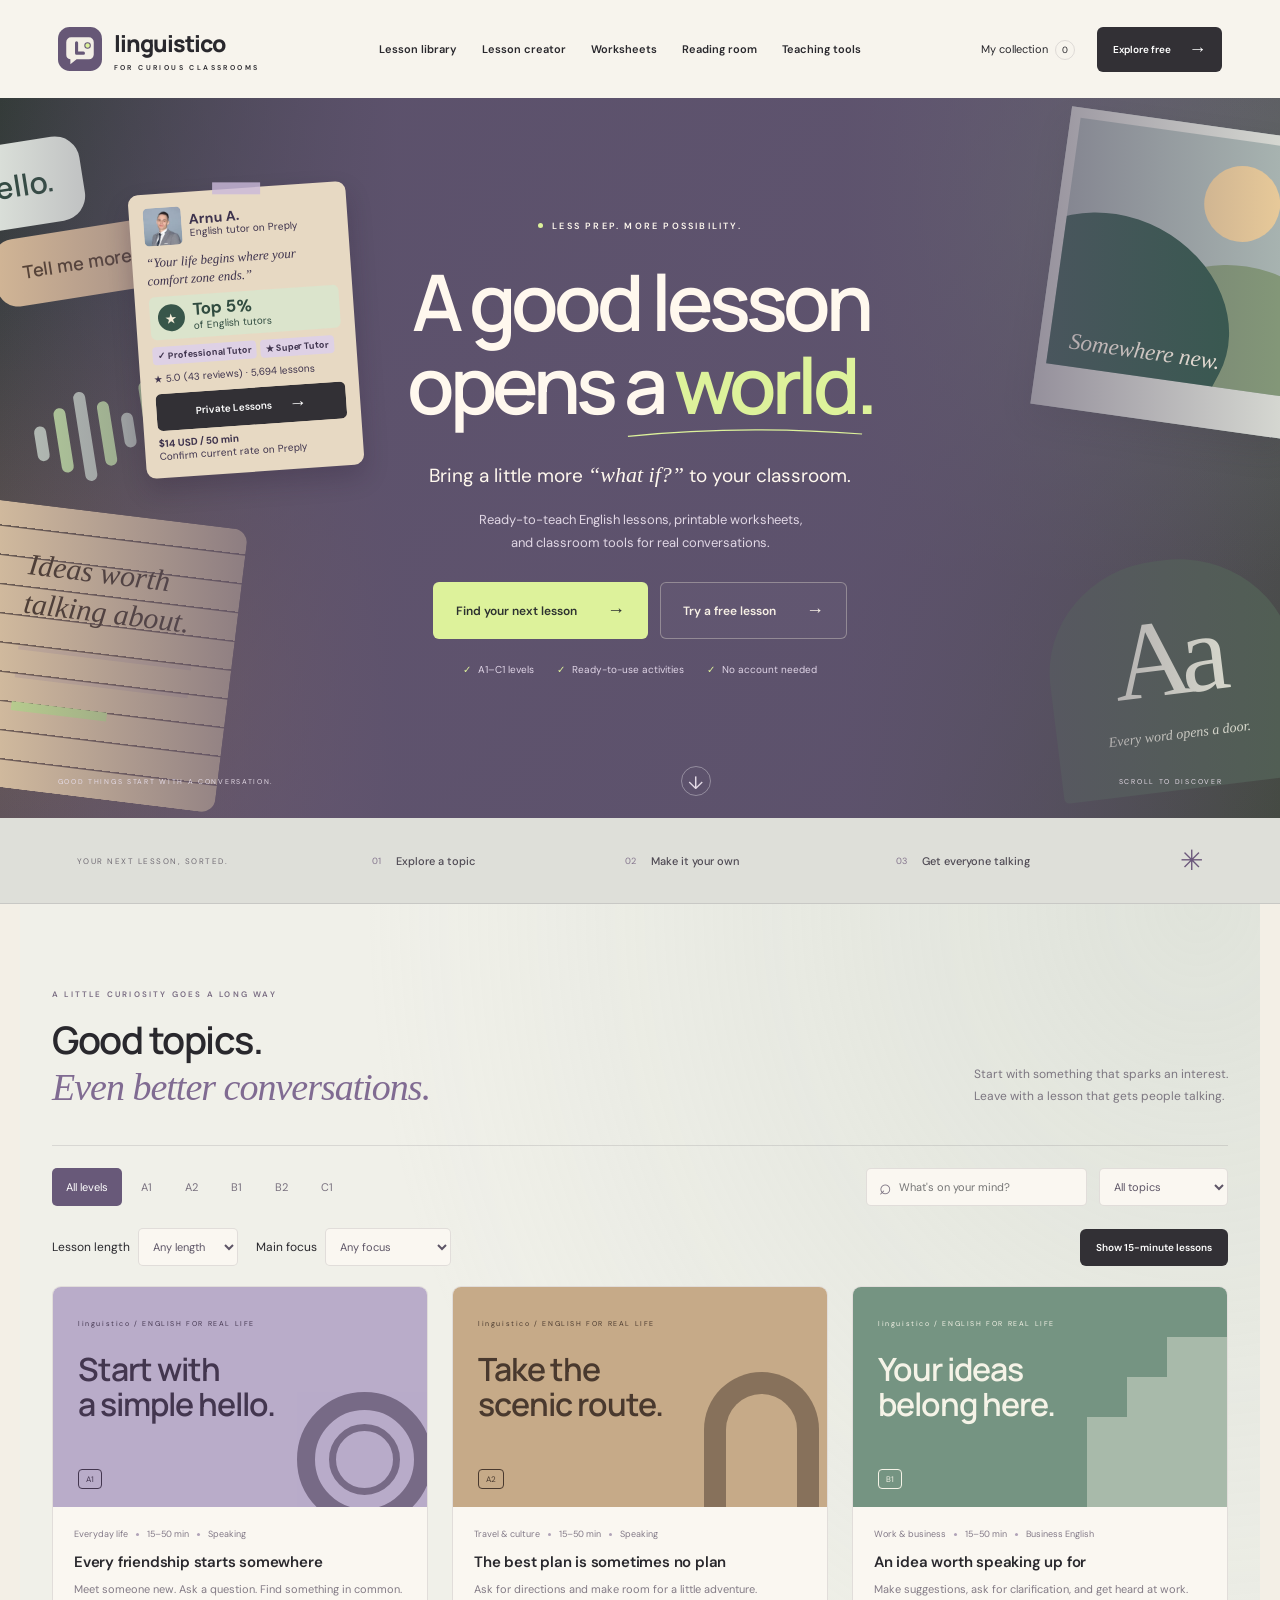
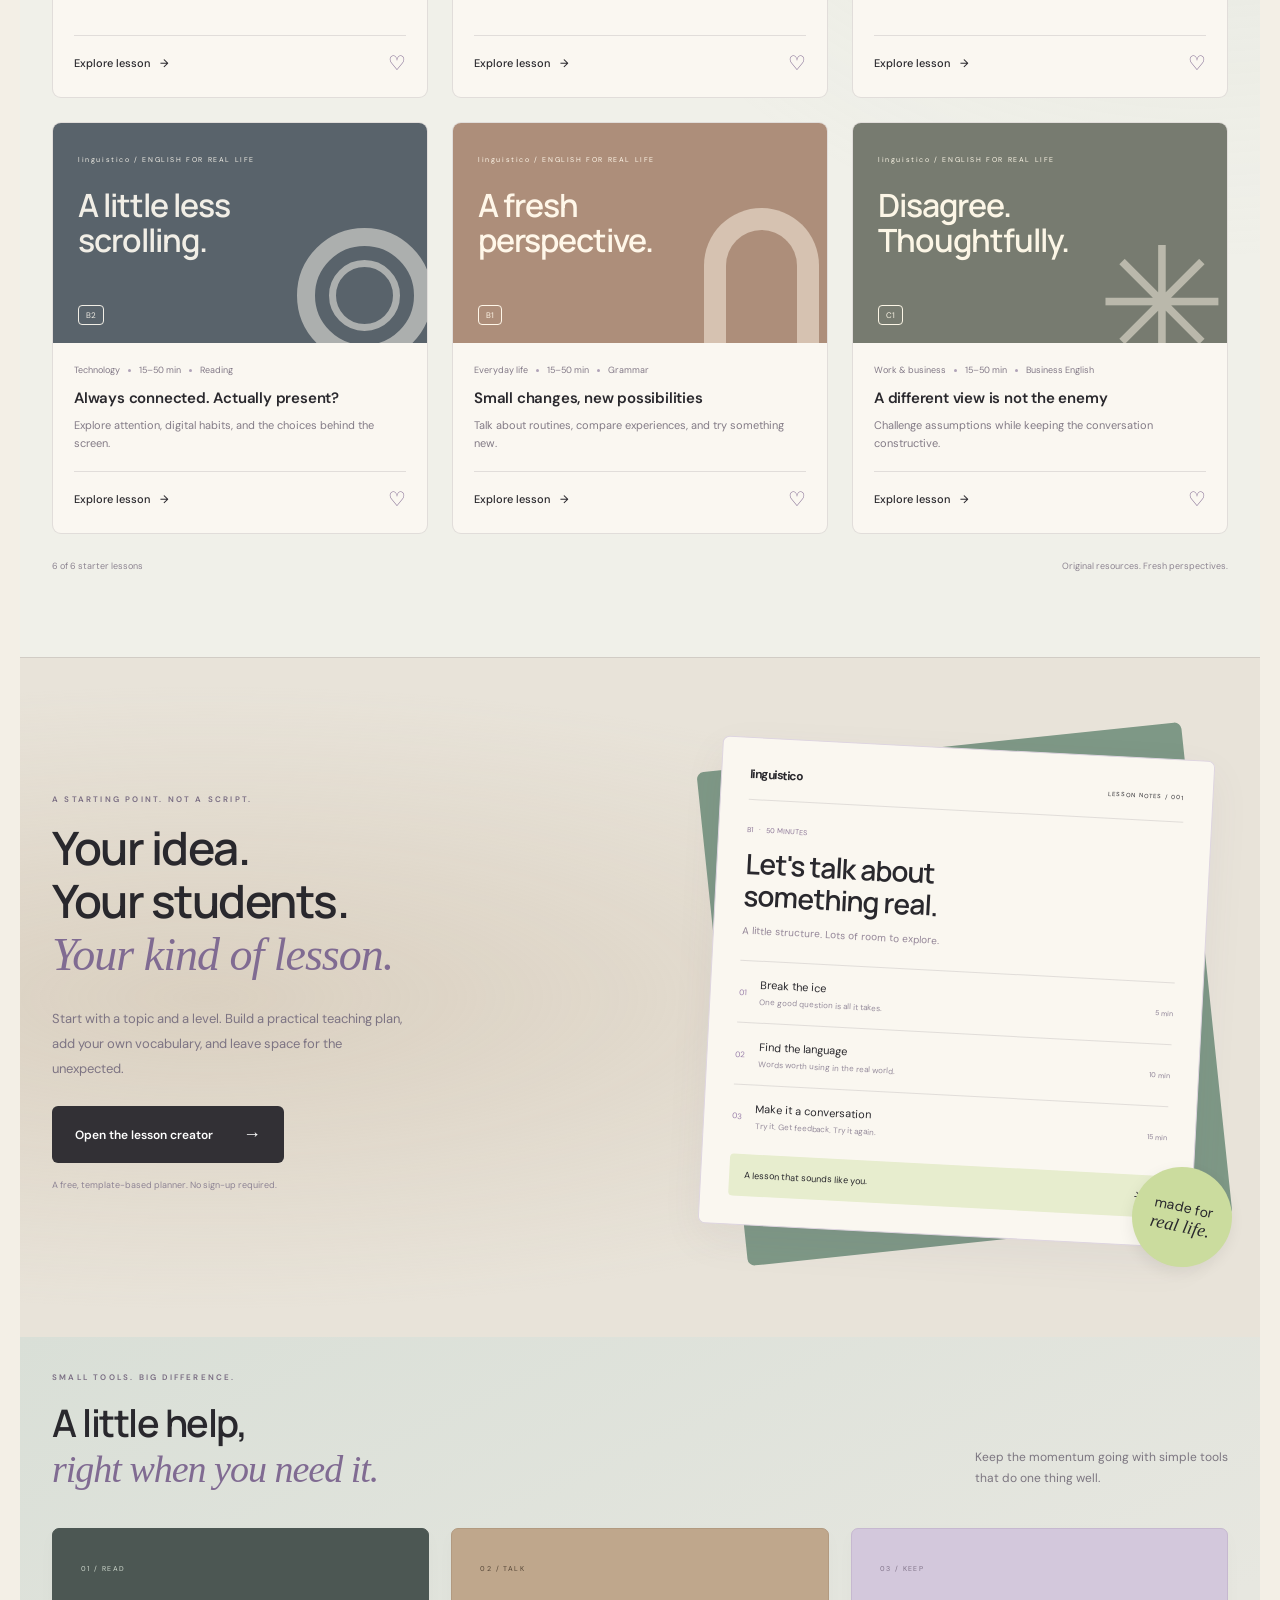
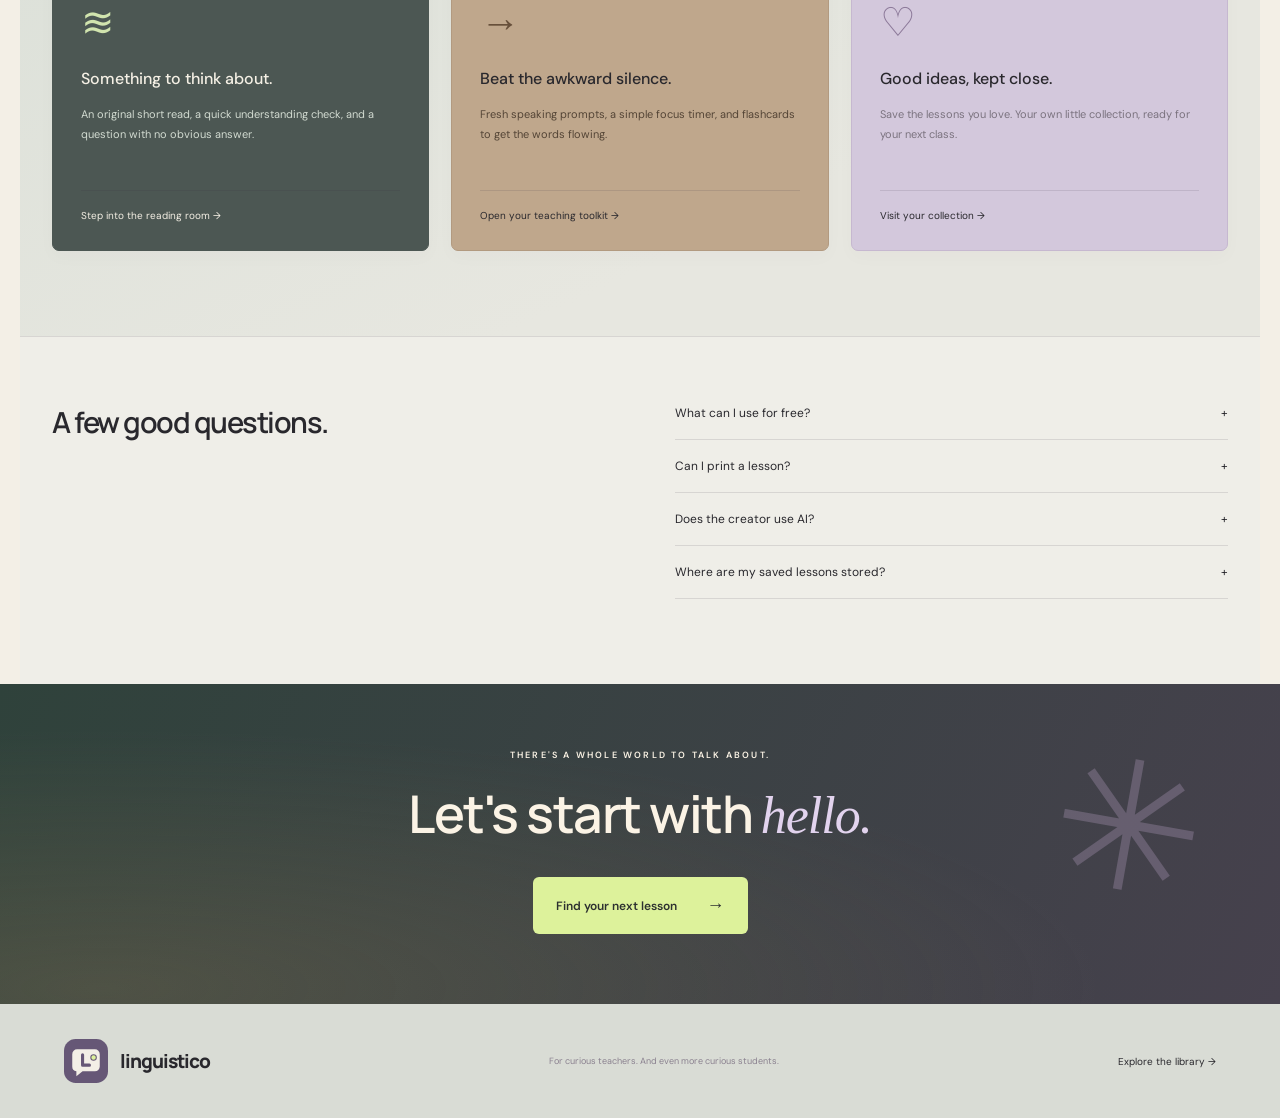
<file: index.html>
<!doctype html>
<html lang="en"><head><meta charset="utf-8"><meta name="viewport" content="width=device-width,initial-scale=1"><meta name="theme-color" content="#645675"><meta name="description" content="linguistico: thoughtful English lessons, a lesson planning toolkit, and more room for real conversation. Explore resources from A1 to C1."><meta property="og:title" content="linguistico — A good lesson opens a world."><meta property="og:description" content="Discover English lesson ideas and practical tools for curious classrooms."><meta property="og:type" content="website"><title>linguistico — English for a world of possibilities</title><link rel="icon" href="icon.svg" type="image/svg+xml"><link rel="preconnect" href="https://fonts.googleapis.com"><link rel="preconnect" href="https://fonts.gstatic.com" crossorigin><link rel="stylesheet" href="https://fonts.googleapis.com/css2?family=DM+Sans:wght@400;500;600;700&amp;family=Manrope:wght@400;500;600;700;800&amp;display=swap"><link rel="stylesheet" href="styles.css?v=editorial-backdrop"></head><body>
<a class="skip" href="#main">Skip to content</a><header><a href="#" class="brand" aria-label="linguistico home"><img class="logo" src="icon.svg" alt="" width="44" height="44"><span>linguistico<small>FOR CURIOUS CLASSROOMS</small></span></a><nav id="navigation" aria-label="Main navigation"><a href="#library">Lesson library</a><button data-open="planner">Lesson creator</button><button id="worksheet">Worksheets</button><button data-open="reading">Reading room</button><button data-open="tools">Teaching tools</button></nav><div class="nav-actions"><button class="text-button" data-open="saved">My collection <span id="saved-count">0</span></button><a class="button compact dark" href="#library">Explore free <span>→</span></a><button class="menu" id="menu" aria-expanded="false" aria-controls="navigation" aria-label="Open navigation">☰</button></div></header>
<main id="main">

<section class="hero"><div class="hero-art backdrop-collage" aria-hidden="true">
  <div class="conversation-art"><span>Hello.</span><span>Tell me more.</span><i></i></div>
  <div class="travel-art"><div class="travel-sun"></div><div class="travel-hills"></div><span>Somewhere new.</span></div>
  <div class="notebook-art"><span>Ideas worth<br>talking about.</span><i></i><i></i><i></i></div>
  <div class="word-art"><span>Aa</span><small>Every word opens a door.</small></div>
  <div class="sound-art"><i></i><i></i><i></i><i></i><i></i><i></i><i></i></div>
</div><div class="hero-overlay"></div><div class="hero-content"><div class="eyebrow"><i></i> LESS PREP. MORE POSSIBILITY.</div><h1>A good lesson<br>opens a <span>world.</span><svg viewBox="0 0 410 24" aria-hidden="true"><path d="M5 16Q195 -4 405 12"/></svg></h1><p class="hero-sub">Bring a little more <em>“what if?”</em> to your classroom.</p><p class="hero-description">Ready-to-teach English lessons, printable worksheets,<br>and classroom tools for real conversations.</p><div class="hero-buttons"><a href="#library" class="button lime">Find your next lesson <span>→</span></a><a class="button ghost" href="lessons/work.html" data-lesson="work">Try a free lesson <span>→</span></a></div><div class="hero-proof"><span>A1–C1 levels</span><span>Ready-to-use activities</span><span>No account needed</span></div>
<aside class="tutor-note" aria-label="Private English lessons with Arnu A.">
  <a class="tutor-identity" href="https://preply.com/en/tutor/3821624">
    <img src="assets/arnu.webp" width="38" height="38" alt="">
    <span><strong>Arnu A.</strong><small>English tutor on Preply</small></span>
  </a>
  <p class="tutor-quote">“Your life begins where your comfort zone ends.”</p>
  <div class="tutor-rank">
    <span class="tutor-medal" aria-hidden="true">★</span>
    <span><strong>Top 5%</strong><small>of English tutors</small></span>
  </div>
  <ul class="tutor-badges" aria-label="Preply credentials">
    <li>✓ Professional Tutor</li>
    <li>★ Super Tutor</li>
  </ul>
  <p class="tutor-stats">★ 5.0 (43 reviews) · 5,694 lessons</p>
  <a class="button compact dark" href="https://preply.com/en/tutor/3821624">Private Lessons <span aria-hidden="true">→</span></a>
  <p class="tutor-price"><strong>$14 USD / 50 min</strong><br>Confirm current rate on Preply</p>
</aside>
</div><div class="hero-bottom"><span>GOOD THINGS START WITH A CONVERSATION.</span><a href="#library" aria-label="Scroll to lesson library">↓</a><span>SCROLL TO DISCOVER</span></div></section>
<div class="ribbon"><span>YOUR NEXT LESSON, SORTED.</span><a href="#library">01 <b>Explore a topic</b></a><button data-open="planner">02 <b>Make it your own</b></button><button data-open="tools">03 <b>Get everyone talking</b></button><span class="ribbon-star">✳</span></div>

<section id="library" class="section library"><div class="section-heading"><div><span class="eyebrow ink">A LITTLE CURIOSITY GOES A LONG WAY</span><h2>Good topics.<br><em>Even better conversations.</em></h2></div><p>Start with something that sparks an interest.<br>Leave with a lesson that gets people talking.</p></div><div class="filterbar"><div id="filters" class="tabs" aria-label="Filter lessons by level"><button class="active" data-level="All" aria-pressed="true">All levels</button><button data-level="A1" aria-pressed="false">A1</button><button data-level="A2" aria-pressed="false">A2</button><button data-level="B1" aria-pressed="false">B1</button><button data-level="B2" aria-pressed="false">B2</button><button data-level="C1" aria-pressed="false">C1</button></div><label class="search"><span aria-hidden="true">⌕</span><input type="search" id="search" aria-label="Search lessons" placeholder="What's on your mind?"></label><select id="topic" aria-label="Filter by topic"><option value="All">All topics</option><option>Everyday life</option><option>Work & business</option><option>Travel & culture</option><option>Technology</option></select></div><div class="filter-extra"><label>Lesson length <select id="duration"><option value="All">Any length</option><option value="15">15 minutes</option><option value="30">30 minutes</option><option value="50">50 minutes</option></select></label><label>Main focus <select id="skill"><option value="All">Any focus</option><option>Speaking</option><option>Reading</option><option>Grammar</option><option>Business English</option></select></label><button class="button compact dark" id="quick-lesson">Show 15-minute lessons</button></div><div class="cards" id="cards"></div><div class="library-foot"><span id="results" role="status"></span><span>Original resources. Fresh perspectives.</span></div></section>
<section class="creator section"><div class="creator-copy"><span class="eyebrow ink">A STARTING POINT. NOT A SCRIPT.</span><h2>Your idea.<br>Your students.<br><em>Your kind of lesson.</em></h2><p>Start with a topic and a level. Build a practical teaching plan, add your own vocabulary, and leave space for the unexpected.</p><button class="button dark" data-open="planner">Open the lesson creator <span>→</span></button><small>A free, template-based planner. No sign-up required.</small></div><div class="paper-scene"><div class="paper-back"></div><div class="paper"><div class="paper-top"><span>linguistico</span><span>LESSON NOTES / 001</span></div><div class="paper-tag">B1 &nbsp; · &nbsp; 50 MINUTES</div><h3>Let's talk about<br>something real.</h3><p>A little structure. Lots of room to explore.</p><div class="paper-row"><span>01</span><div>Break the ice<small>One good question is all it takes.</small></div><b>5 min</b></div><div class="paper-row"><span>02</span><div>Find the language<small>Words worth using in the real world.</small></div><b>10 min</b></div><div class="paper-row"><span>03</span><div>Make it a conversation<small>Try it. Get feedback. Try it again.</small></div><b>15 min</b></div><div class="paper-note">A lesson that sounds like you. <span>✳</span></div></div><span class="sticker">made for<br><em>real life.</em></span></div></section>
<section class="tool-section section"><div class="section-heading"><div><span class="eyebrow ink">SMALL TOOLS. BIG DIFFERENCE.</span><h2>A little help,<br><em>right when you need it.</em></h2></div><p>Keep the momentum going with simple tools<br>that do one thing well.</p></div><div class="tool-grid"><button data-open="reading"><span class="tool-number">01 / READ</span><span class="tool-symbol">≋</span><h3>Something to think about.</h3><p>An original short read, a quick understanding check, and a question with no obvious answer.</p><span class="tool-link">Step into the reading room →</span></button><button data-open="tools"><span class="tool-number">02 / TALK</span><span class="tool-symbol">→</span><h3>Beat the awkward silence.</h3><p>Fresh speaking prompts, a simple focus timer, and flashcards to get the words flowing.</p><span class="tool-link">Open your teaching toolkit →</span></button><button data-open="saved"><span class="tool-number">03 / KEEP</span><span class="tool-symbol">♡</span><h3>Good ideas, kept close.</h3><p>Save the lessons you love. Your own little collection, ready for your next class.</p><span class="tool-link">Visit your collection →</span></button></div></section>
<section class="faq section"><h2>A few good questions.</h2><div><details><summary>What can I use for free?<span>+</span></summary><p>All six starter lessons, the lesson planner, reading activity, and classroom tools are free to use in this version. You do not need an account.</p></details><details><summary>Can I print a lesson?<span>+</span></summary><p>Yes. Open a lesson and select Print / Save PDF. Your browser's print menu lets you print the resource or save it as a PDF.</p></details><details><summary>Does the creator use AI?<span>+</span></summary><p>This version uses level-specific templates and the information you enter. The worksheet builder can turn your pasted article, transcript, vocabulary pairs, or grammar examples into a printable activity.</p></details><details><summary>Where are my saved lessons stored?<span>+</span></summary><p>Your collection is stored in this browser. It is not shared between devices and may be removed if you clear browser data.</p></details></div></section>
<section class="closing"><span class="eyebrow">THERE'S A WHOLE WORLD TO TALK ABOUT.</span><h2>Let's start with <em>hello.</em></h2><a class="button lime" href="#library">Find your next lesson <span>→</span></a><span class="closing-star" aria-hidden="true">✳</span></section></main><footer><a class="brand" href="#"><img class="logo" src="icon.svg" alt="" width="44" height="44"><span>linguistico</span></a><span>For curious teachers. And even more curious students.</span><a href="#library">Explore the library →</a></footer><dialog id="modal" aria-labelledby="modal-title"><div class="modal-header"><span>linguistico / TEACHING STUDIO</span><button id="close" aria-label="Close dialog">×</button></div><div id="modal-body"></div></dialog><div class="toast" id="toast" role="status"></div><script defer src="app.js"></script><script defer src="studio.js?v=scroll-header"></script></body></html>
</file>
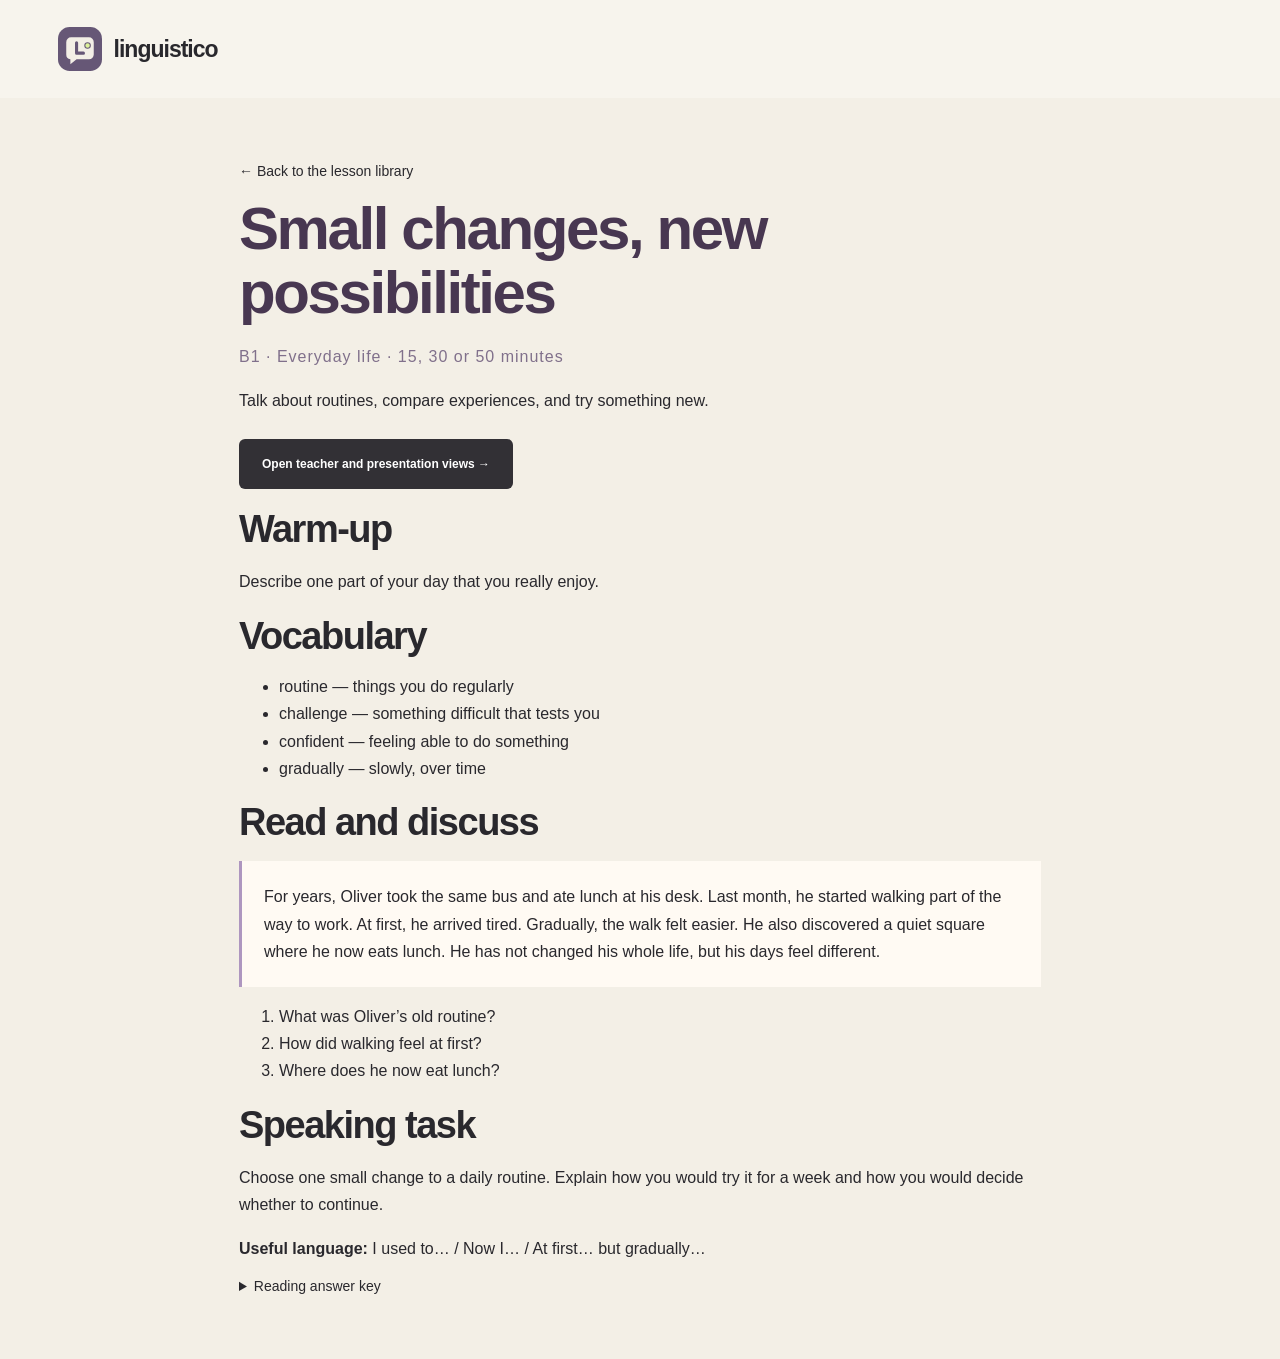
<file: lessons/change.html>
<!doctype html>
<html lang="en">
<head>
  <meta charset="utf-8">
  <meta name="viewport" content="width=device-width, initial-scale=1">
  <title>Small changes, new possibilities | B1 English Lesson | linguistico</title>
  <meta name="description" content="Talk about routines, compare experiences, and try something new.">
  <link rel="icon" href="../icon.svg" type="image/svg+xml">
  <link rel="stylesheet" href="../styles.css">
</head>
<body>
<header><a class="brand" href="../"><img class="logo" src="../icon.svg" alt="" width="44" height="44">linguistico</a></header>
<main class="lesson-page">
  <a href="../#library">← Back to the lesson library</a>
  <h1>Small changes, new possibilities</h1>
  <p class="modal-label">B1 · Everyday life · 15, 30 or 50 minutes</p>
  <p>Talk about routines, compare experiences, and try something new.</p>
  <div class="actions"><a class="button dark" href="../?lesson=change">Open teacher and presentation views →</a></div>
  <h2>Warm-up</h2><p>Describe one part of your day that you really enjoy.</p>
  <h2>Vocabulary</h2><ul><li>routine — things you do regularly</li><li>challenge — something difficult that tests you</li><li>confident — feeling able to do something</li><li>gradually — slowly, over time</li></ul>
  <h2>Read and discuss</h2><p class="reading">For years, Oliver took the same bus and ate lunch at his desk. Last month, he started walking part of the way to work. At first, he arrived tired. Gradually, the walk felt easier. He also discovered a quiet square where he now eats lunch. He has not changed his whole life, but his days feel different.</p><ol><li>What was Oliver’s old routine?</li><li>How did walking feel at first?</li><li>Where does he now eat lunch?</li></ol>
  <h2>Speaking task</h2><p>Choose one small change to a daily routine. Explain how you would try it for a week and how you would decide whether to continue.</p><p><strong>Useful language:</strong> I used to… / Now I… / At first… but gradually…</p>
  <details><summary>Reading answer key</summary><ol><li>He took the same bus and ate at his desk.</li><li>He felt tired.</li><li>In a quiet square.</li></ol></details>
</main>
</body>
</html>
</file>
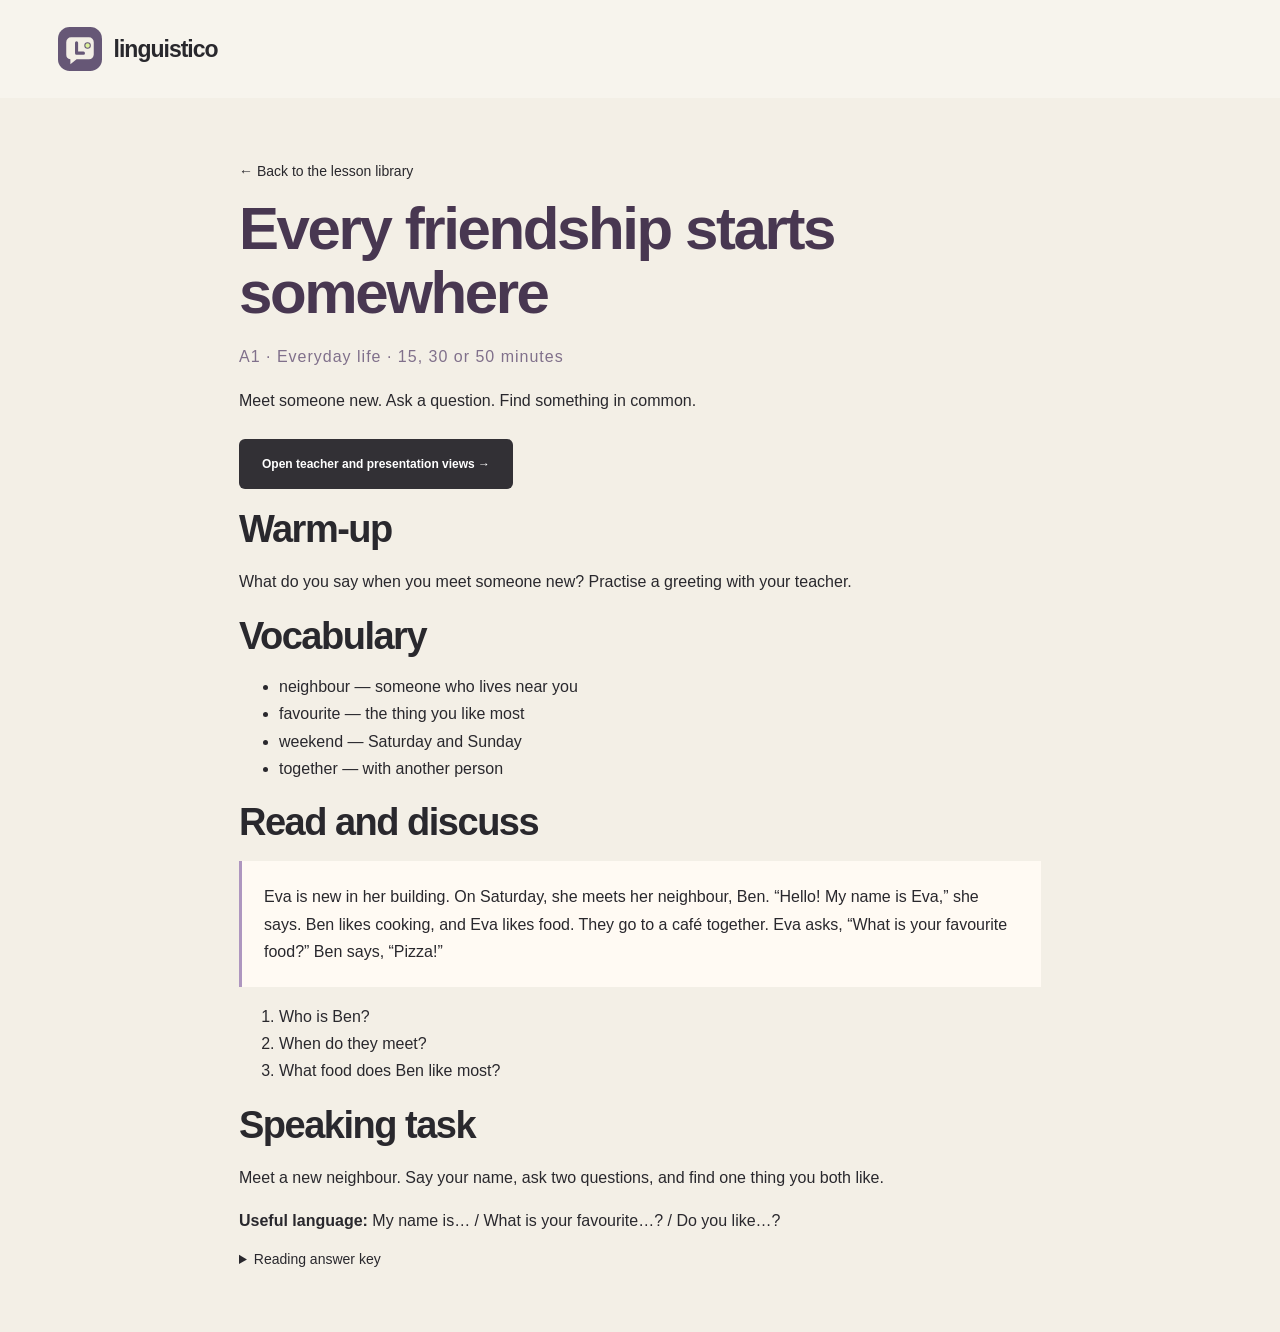
<file: lessons/hello.html>
<!doctype html>
<html lang="en">
<head>
  <meta charset="utf-8">
  <meta name="viewport" content="width=device-width, initial-scale=1">
  <title>Every friendship starts somewhere | A1 English Lesson | linguistico</title>
  <meta name="description" content="Meet someone new. Ask a question. Find something in common.">
  <link rel="icon" href="../icon.svg" type="image/svg+xml">
  <link rel="stylesheet" href="../styles.css">
</head>
<body>
<header><a class="brand" href="../"><img class="logo" src="../icon.svg" alt="" width="44" height="44">linguistico</a></header>
<main class="lesson-page">
  <a href="../#library">← Back to the lesson library</a>
  <h1>Every friendship starts somewhere</h1>
  <p class="modal-label">A1 · Everyday life · 15, 30 or 50 minutes</p>
  <p>Meet someone new. Ask a question. Find something in common.</p>
  <div class="actions"><a class="button dark" href="../?lesson=hello">Open teacher and presentation views →</a></div>
  <h2>Warm-up</h2><p>What do you say when you meet someone new? Practise a greeting with your teacher.</p>
  <h2>Vocabulary</h2><ul><li>neighbour — someone who lives near you</li><li>favourite — the thing you like most</li><li>weekend — Saturday and Sunday</li><li>together — with another person</li></ul>
  <h2>Read and discuss</h2><p class="reading">Eva is new in her building. On Saturday, she meets her neighbour, Ben. “Hello! My name is Eva,” she says. Ben likes cooking, and Eva likes food. They go to a café together. Eva asks, “What is your favourite food?” Ben says, “Pizza!”</p><ol><li>Who is Ben?</li><li>When do they meet?</li><li>What food does Ben like most?</li></ol>
  <h2>Speaking task</h2><p>Meet a new neighbour. Say your name, ask two questions, and find one thing you both like.</p><p><strong>Useful language:</strong> My name is… / What is your favourite…? / Do you like…?</p>
  <details><summary>Reading answer key</summary><ol><li>Eva’s neighbour.</li><li>On Saturday.</li><li>Pizza.</li></ol></details>
</main>
</body>
</html>
</file>
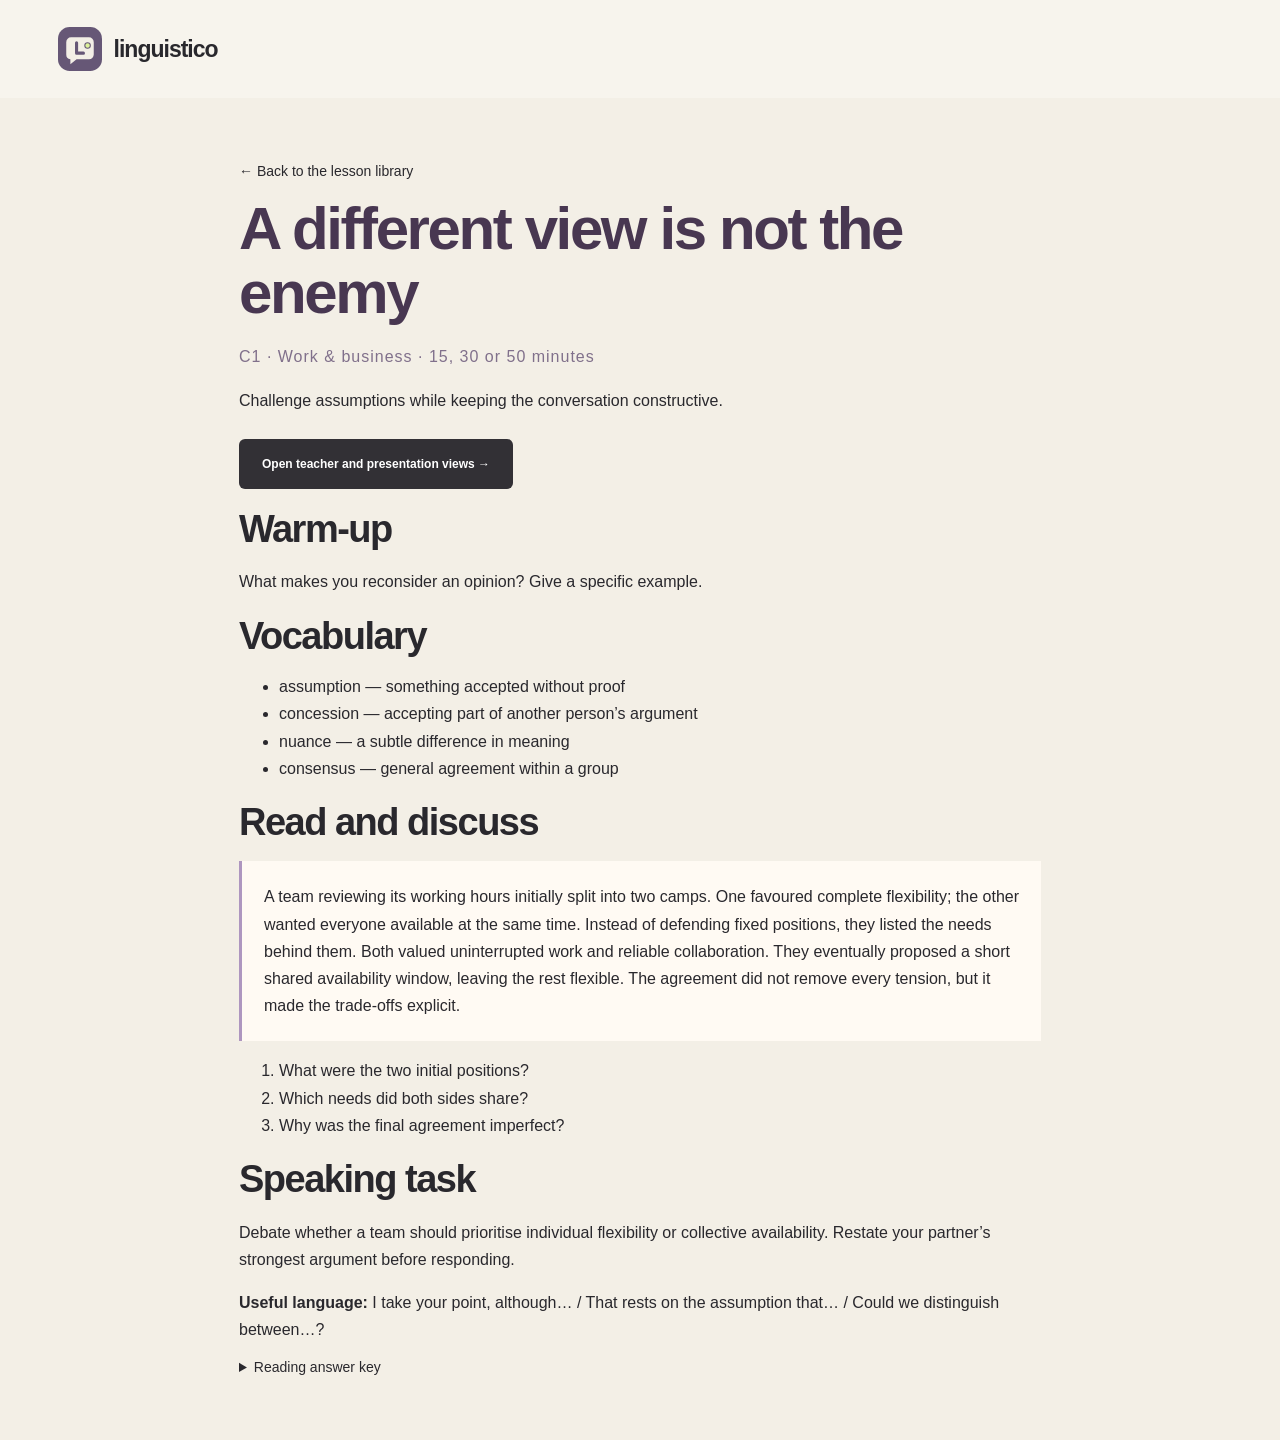
<file: lessons/ideas.html>
<!doctype html>
<html lang="en">
<head>
  <meta charset="utf-8">
  <meta name="viewport" content="width=device-width, initial-scale=1">
  <title>A different view is not the enemy | C1 English Lesson | linguistico</title>
  <meta name="description" content="Challenge assumptions while keeping the conversation constructive.">
  <link rel="icon" href="../icon.svg" type="image/svg+xml">
  <link rel="stylesheet" href="../styles.css">
</head>
<body>
<header><a class="brand" href="../"><img class="logo" src="../icon.svg" alt="" width="44" height="44">linguistico</a></header>
<main class="lesson-page">
  <a href="../#library">← Back to the lesson library</a>
  <h1>A different view is not the enemy</h1>
  <p class="modal-label">C1 · Work &amp; business · 15, 30 or 50 minutes</p>
  <p>Challenge assumptions while keeping the conversation constructive.</p>
  <div class="actions"><a class="button dark" href="../?lesson=ideas">Open teacher and presentation views →</a></div>
  <h2>Warm-up</h2><p>What makes you reconsider an opinion? Give a specific example.</p>
  <h2>Vocabulary</h2><ul><li>assumption — something accepted without proof</li><li>concession — accepting part of another person’s argument</li><li>nuance — a subtle difference in meaning</li><li>consensus — general agreement within a group</li></ul>
  <h2>Read and discuss</h2><p class="reading">A team reviewing its working hours initially split into two camps. One favoured complete flexibility; the other wanted everyone available at the same time. Instead of defending fixed positions, they listed the needs behind them. Both valued uninterrupted work and reliable collaboration. They eventually proposed a short shared availability window, leaving the rest flexible. The agreement did not remove every tension, but it made the trade-offs explicit.</p><ol><li>What were the two initial positions?</li><li>Which needs did both sides share?</li><li>Why was the final agreement imperfect?</li></ol>
  <h2>Speaking task</h2><p>Debate whether a team should prioritise individual flexibility or collective availability. Restate your partner’s strongest argument before responding.</p><p><strong>Useful language:</strong> I take your point, although… / That rests on the assumption that… / Could we distinguish between…?</p>
  <details><summary>Reading answer key</summary><ol><li>Complete flexibility versus simultaneous availability.</li><li>Uninterrupted work and reliable collaboration.</li><li>It made trade-offs explicit but did not remove every tension.</li></ol></details>
</main>
</body>
</html>
</file>
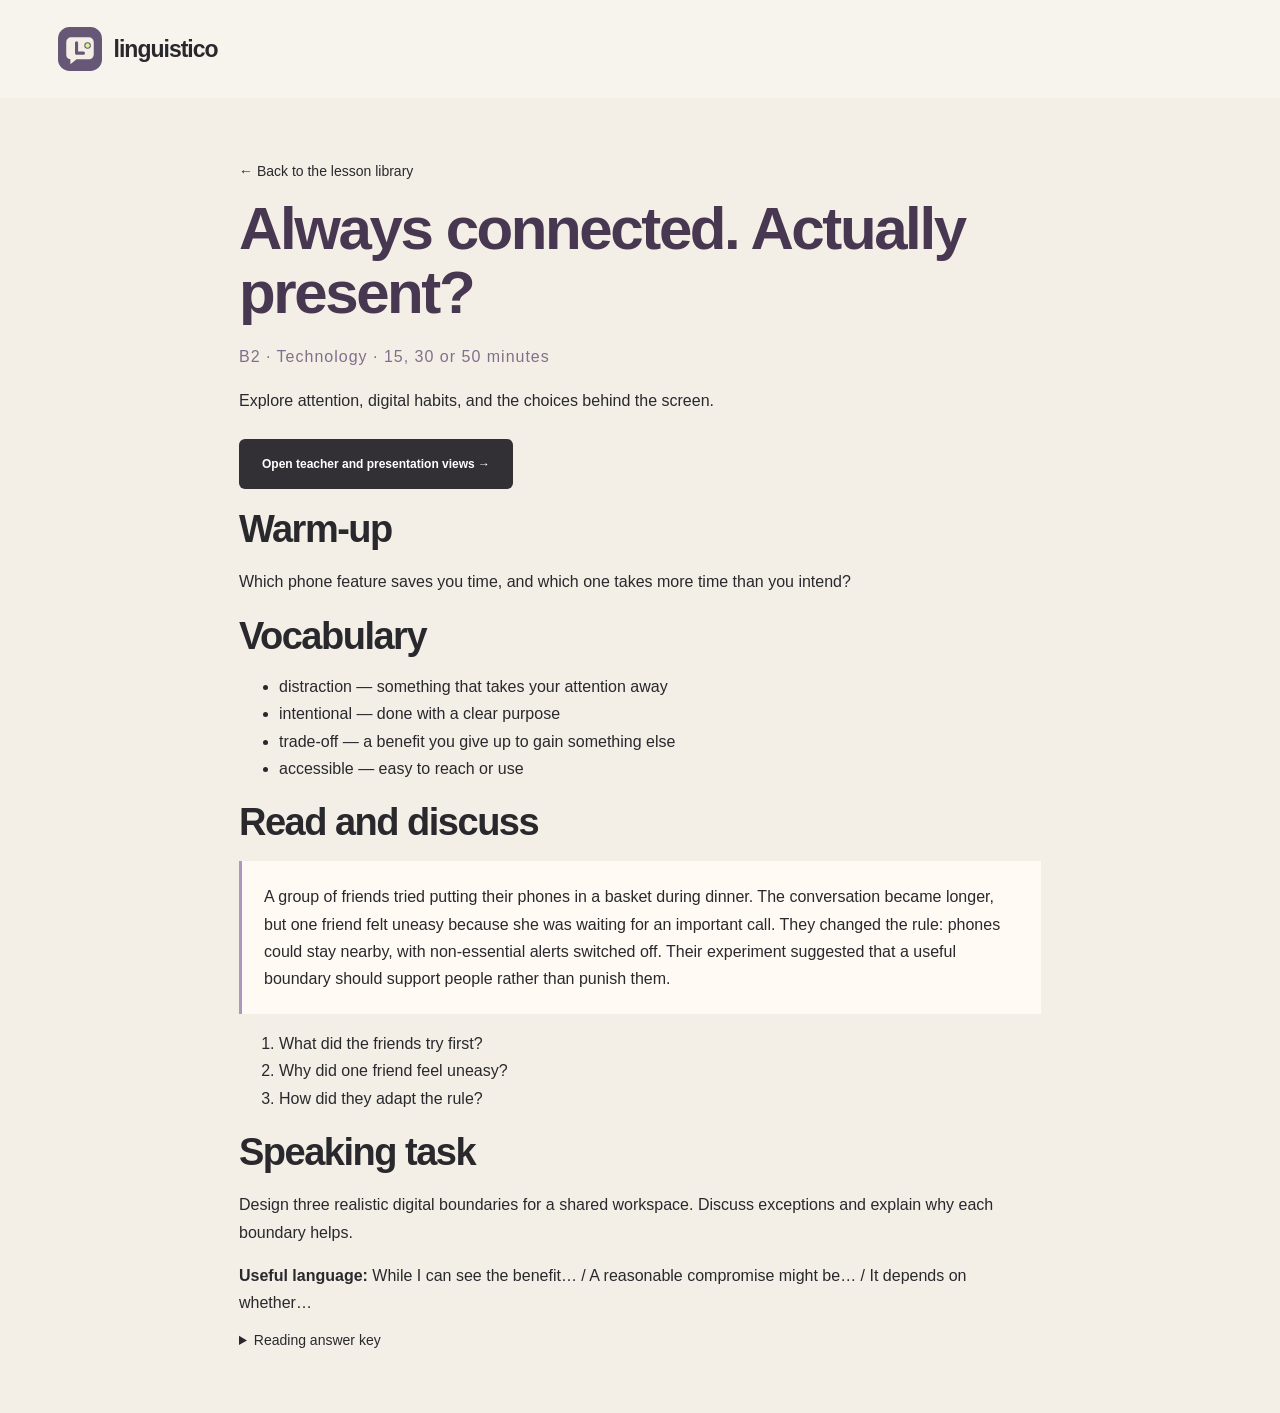
<file: lessons/tech.html>
<!doctype html>
<html lang="en">
<head>
  <meta charset="utf-8">
  <meta name="viewport" content="width=device-width, initial-scale=1">
  <title>Always connected. Actually present? | B2 English Lesson | linguistico</title>
  <meta name="description" content="Explore attention, digital habits, and the choices behind the screen.">
  <link rel="icon" href="../icon.svg" type="image/svg+xml">
  <link rel="stylesheet" href="../styles.css">
</head>
<body>
<header><a class="brand" href="../"><img class="logo" src="../icon.svg" alt="" width="44" height="44">linguistico</a></header>
<main class="lesson-page">
  <a href="../#library">← Back to the lesson library</a>
  <h1>Always connected. Actually present?</h1>
  <p class="modal-label">B2 · Technology · 15, 30 or 50 minutes</p>
  <p>Explore attention, digital habits, and the choices behind the screen.</p>
  <div class="actions"><a class="button dark" href="../?lesson=tech">Open teacher and presentation views →</a></div>
  <h2>Warm-up</h2><p>Which phone feature saves you time, and which one takes more time than you intend?</p>
  <h2>Vocabulary</h2><ul><li>distraction — something that takes your attention away</li><li>intentional — done with a clear purpose</li><li>trade-off — a benefit you give up to gain something else</li><li>accessible — easy to reach or use</li></ul>
  <h2>Read and discuss</h2><p class="reading">A group of friends tried putting their phones in a basket during dinner. The conversation became longer, but one friend felt uneasy because she was waiting for an important call. They changed the rule: phones could stay nearby, with non-essential alerts switched off. Their experiment suggested that a useful boundary should support people rather than punish them.</p><ol><li>What did the friends try first?</li><li>Why did one friend feel uneasy?</li><li>How did they adapt the rule?</li></ol>
  <h2>Speaking task</h2><p>Design three realistic digital boundaries for a shared workspace. Discuss exceptions and explain why each boundary helps.</p><p><strong>Useful language:</strong> While I can see the benefit… / A reasonable compromise might be… / It depends on whether…</p>
  <details><summary>Reading answer key</summary><ol><li>Putting phones in a basket during dinner.</li><li>She was waiting for an important call.</li><li>They kept phones nearby and switched off non-essential alerts.</li></ol></details>
</main>
</body>
</html>
</file>
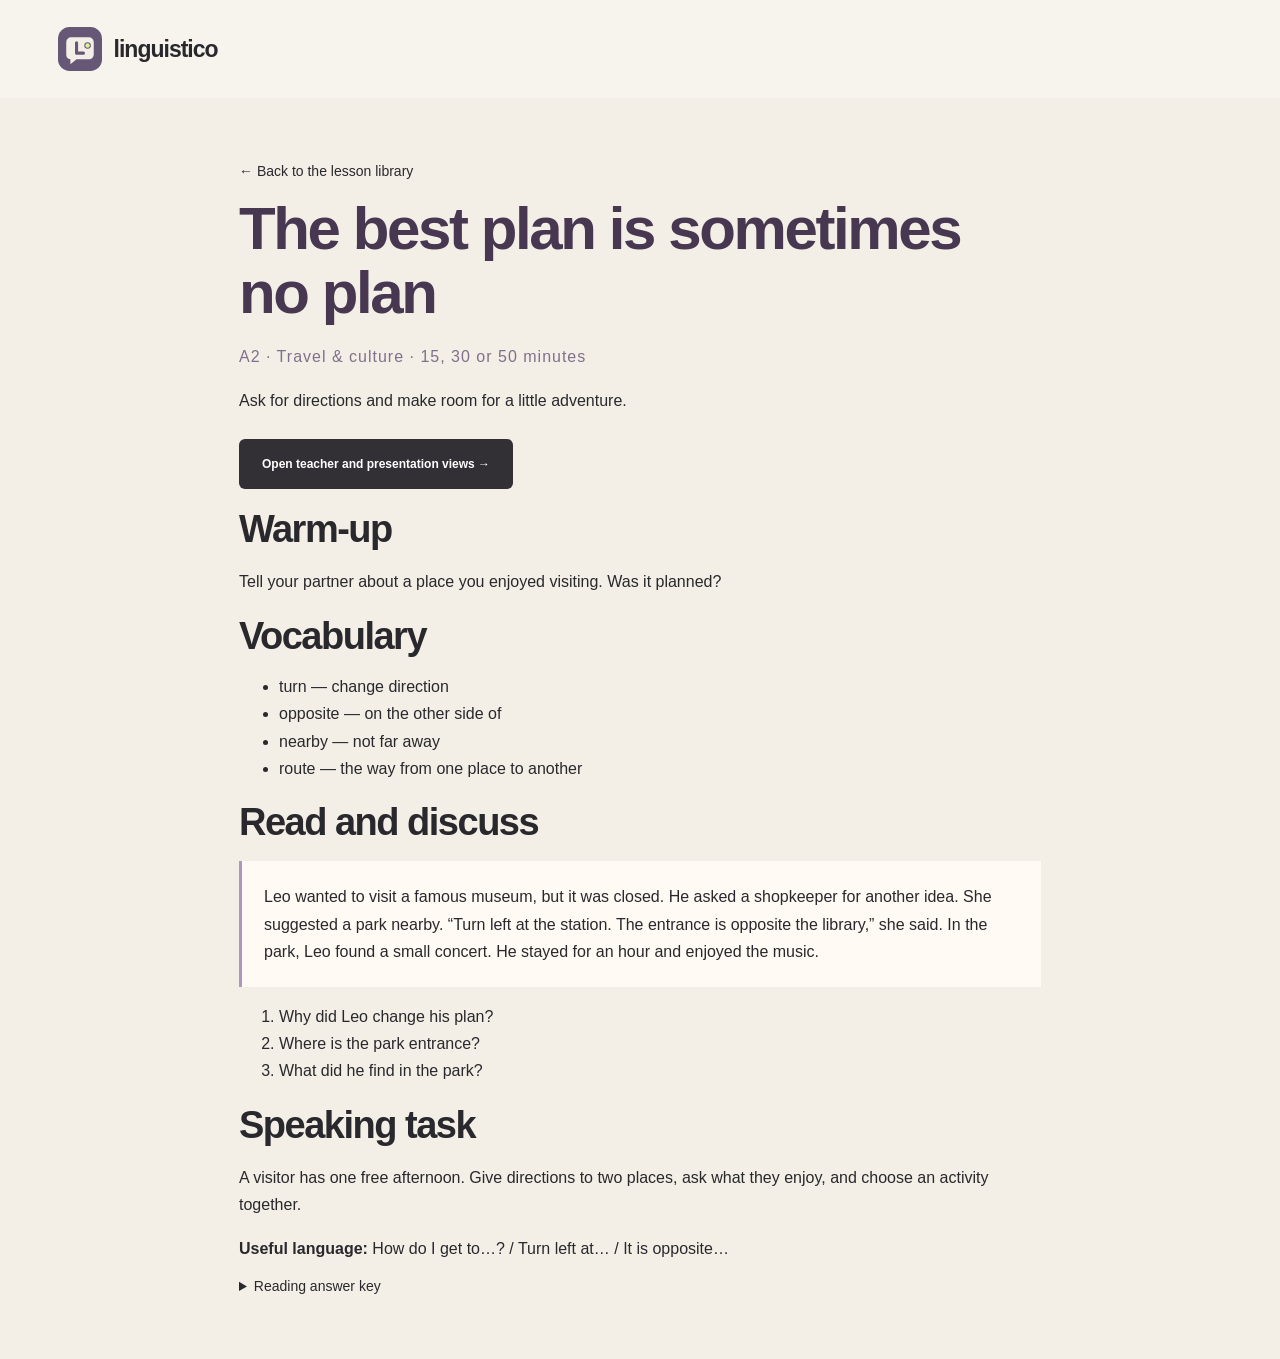
<file: lessons/travel.html>
<!doctype html>
<html lang="en">
<head>
  <meta charset="utf-8">
  <meta name="viewport" content="width=device-width, initial-scale=1">
  <title>The best plan is sometimes no plan | A2 English Lesson | linguistico</title>
  <meta name="description" content="Ask for directions and make room for a little adventure.">
  <link rel="icon" href="../icon.svg" type="image/svg+xml">
  <link rel="stylesheet" href="../styles.css">
</head>
<body>
<header><a class="brand" href="../"><img class="logo" src="../icon.svg" alt="" width="44" height="44">linguistico</a></header>
<main class="lesson-page">
  <a href="../#library">← Back to the lesson library</a>
  <h1>The best plan is sometimes no plan</h1>
  <p class="modal-label">A2 · Travel &amp; culture · 15, 30 or 50 minutes</p>
  <p>Ask for directions and make room for a little adventure.</p>
  <div class="actions"><a class="button dark" href="../?lesson=travel">Open teacher and presentation views →</a></div>
  <h2>Warm-up</h2><p>Tell your partner about a place you enjoyed visiting. Was it planned?</p>
  <h2>Vocabulary</h2><ul><li>turn — change direction</li><li>opposite — on the other side of</li><li>nearby — not far away</li><li>route — the way from one place to another</li></ul>
  <h2>Read and discuss</h2><p class="reading">Leo wanted to visit a famous museum, but it was closed. He asked a shopkeeper for another idea. She suggested a park nearby. “Turn left at the station. The entrance is opposite the library,” she said. In the park, Leo found a small concert. He stayed for an hour and enjoyed the music.</p><ol><li>Why did Leo change his plan?</li><li>Where is the park entrance?</li><li>What did he find in the park?</li></ol>
  <h2>Speaking task</h2><p>A visitor has one free afternoon. Give directions to two places, ask what they enjoy, and choose an activity together.</p><p><strong>Useful language:</strong> How do I get to…? / Turn left at… / It is opposite…</p>
  <details><summary>Reading answer key</summary><ol><li>The museum was closed.</li><li>Opposite the library.</li><li>A small concert.</li></ol></details>
</main>
</body>
</html>
</file>
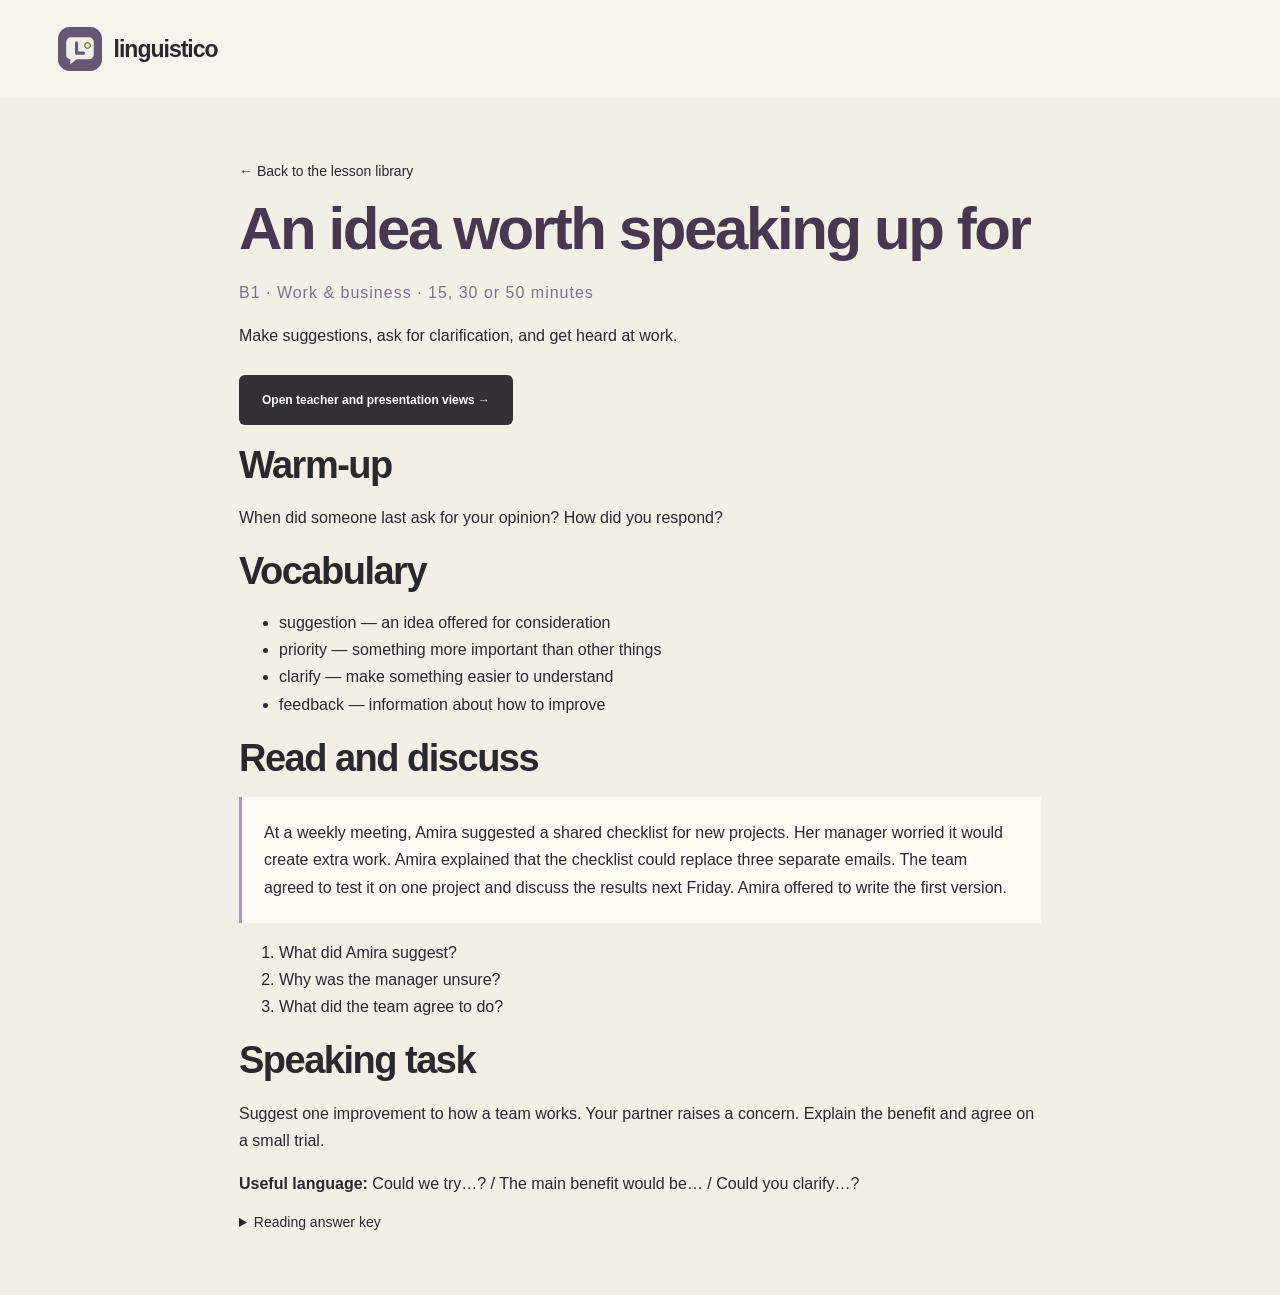
<file: lessons/work.html>
<!doctype html>
<html lang="en">
<head>
  <meta charset="utf-8">
  <meta name="viewport" content="width=device-width, initial-scale=1">
  <title>An idea worth speaking up for | B1 English Lesson | linguistico</title>
  <meta name="description" content="Make suggestions, ask for clarification, and get heard at work.">
  <link rel="icon" href="../icon.svg" type="image/svg+xml">
  <link rel="stylesheet" href="../styles.css">
</head>
<body>
<header><a class="brand" href="../"><img class="logo" src="../icon.svg" alt="" width="44" height="44">linguistico</a></header>
<main class="lesson-page">
  <a href="../#library">← Back to the lesson library</a>
  <h1>An idea worth speaking up for</h1>
  <p class="modal-label">B1 · Work &amp; business · 15, 30 or 50 minutes</p>
  <p>Make suggestions, ask for clarification, and get heard at work.</p>
  <div class="actions"><a class="button dark" href="../?lesson=work">Open teacher and presentation views →</a></div>
  <h2>Warm-up</h2><p>When did someone last ask for your opinion? How did you respond?</p>
  <h2>Vocabulary</h2><ul><li>suggestion — an idea offered for consideration</li><li>priority — something more important than other things</li><li>clarify — make something easier to understand</li><li>feedback — information about how to improve</li></ul>
  <h2>Read and discuss</h2><p class="reading">At a weekly meeting, Amira suggested a shared checklist for new projects. Her manager worried it would create extra work. Amira explained that the checklist could replace three separate emails. The team agreed to test it on one project and discuss the results next Friday. Amira offered to write the first version.</p><ol><li>What did Amira suggest?</li><li>Why was the manager unsure?</li><li>What did the team agree to do?</li></ol>
  <h2>Speaking task</h2><p>Suggest one improvement to how a team works. Your partner raises a concern. Explain the benefit and agree on a small trial.</p><p><strong>Useful language:</strong> Could we try…? / The main benefit would be… / Could you clarify…?</p>
  <details><summary>Reading answer key</summary><ol><li>A shared checklist for new projects.</li><li>The manager thought it would create extra work.</li><li>Test it on one project and review it next Friday.</li></ol></details>
</main>
</body>
</html>
</file>
<file: styles.css>
:root{--ink:#29282d;--muted:#737078;--beige:#f3efe6;--purple:#665776;--lavender:#d3c4e2;--lime:#ddf29b;--line:#30273820}*{box-sizing:border-box}html{scroll-behavior:smooth;scroll-padding-top:25px}body{margin:0;background:var(--beige);color:var(--ink);font:14px 'DM Sans',Arial,sans-serif}a{color:inherit;text-decoration:none}button,input,select,textarea{font:inherit}button,a,input,select,textarea{-webkit-tap-highlight-color:transparent}button{cursor:pointer;color:inherit}button{border:0}button:disabled{cursor:default}button:focus-visible,a:focus-visible,input:focus-visible,select:focus-visible,textarea:focus-visible,summary:focus-visible{outline:3px solid #9b60dc;outline-offset:4px}.skip{position:absolute;left:15px;top:-70px;background:var(--lime);padding:15px;z-index:20}.skip:focus{top:15px}header{height:98px;display:flex;align-items:center;padding:0 4.5%;gap:40px;background:#f7f4ed}.brand{display:flex;gap:12px;align-items:center;font:800 23px Manrope,Arial,sans-serif;letter-spacing:-1px;white-space:nowrap}.brand small{font:600 7px 'DM Sans',Arial,sans-serif;display:block;letter-spacing:2.4px;margin-top:4px}.logo{display:block;width:44px;height:44px;flex:none}nav{display:flex;align-items:center;gap:25px;margin:auto}nav a,nav button{font-size:11px;font-weight:600;white-space:nowrap}nav button,.text-button{background:none;padding:0}nav span{margin-left:5px}.nav-actions{display:flex;align-items:center;gap:22px}.text-button{font-size:11px;white-space:nowrap}#saved-count{font-size:9px;margin-left:4px;padding:3px 6px;border:1px solid var(--line);border-radius:50%}.button{display:inline-flex;align-items:center;justify-content:center;gap:30px;padding:17px 22px;border-radius:6px;font-size:12px;font-weight:600;transition:transform .2s,background .2s;border:1px solid transparent}.button:hover{transform:translateY(-2px)}.button span{font-family:Arial,sans-serif;font-size:18px}.compact{padding:11px 15px;font-size:10px;gap:17px}.dark{background:#323035;color:white}.lime{background:var(--lime);color:#2d3130}.lime:hover{background:#e8ffae}.ghost{border-color:#f5efdf55;background:#ffffff07;color:#f7f0e5}.menu{display:none;background:none;font-size:24px}.hero{background:var(--purple);position:relative;min-height:720px;display:grid;place-items:center;overflow:hidden;color:#fff8ee;text-align:center}.hero-content{position:relative;z-index:2;padding:80px 20px 100px}.eyebrow{font-size:9px;font-weight:600;letter-spacing:2.2px;display:flex;align-items:center;justify-content:center;gap:9px}.eyebrow i{width:5px;height:5px;border-radius:50%;background:var(--lime)}h1{font:600 clamp(56px,6.1vw,88px)/1.07 Manrope,Arial,sans-serif;letter-spacing:-5px;margin:28px 0 35px;position:relative}h1 span{color:var(--lime)}h1 svg{position:absolute;width:240px;height:22px;bottom:-18px;right:8px;fill:none;stroke:#ddf29b;stroke-width:2}.hero-sub{font-size:19px;margin:0 0 20px;font-weight:400}.hero-sub em{font-family:Georgia,serif;font-size:22px}.hero-description{font-size:13px;line-height:1.8;color:#e1d7e5}.hero-buttons{display:flex;justify-content:center;gap:12px;margin-top:28px}.hero-proof{display:flex;justify-content:center;gap:23px;font-size:10px;color:#e0d5e7;margin-top:24px}.hero-proof span:before{content:'✓';margin-right:7px;color:var(--lime)}.hero-art{position:absolute;inset:0;pointer-events:none}.poster{position:absolute;width:300px;height:230px;border-radius:10px;padding:23px;text-align:left;overflow:hidden;box-shadow:0 20px 40px #25172e30}.poster small{font-size:7px;letter-spacing:1px;position:relative;z-index:1}.poster b{display:block;font:600 28px/1.1 Manrope;margin-top:23px;letter-spacing:-1px;position:relative;z-index:1}.p1{top:20px;left:-35px;transform:rotate(-10deg);background:#b9abc8;color:#3e334d}.p2{top:260px;left:25px;transform:rotate(5deg);background:#e7d9c3;color:#66545f}.p3{bottom:-20px;left:-50px;transform:rotate(-6deg);background:#a2a7a4;color:#303d37}.p4{top:15px;right:-45px;transform:rotate(9deg);background:#ded9ce;color:#63546b}.p5{top:270px;right:15px;transform:rotate(-5deg);background:#a6b59c;color:#374438}.p6{bottom:-40px;right:-60px;transform:rotate(7deg);background:#c7acc5;color:#624563}.rings{position:absolute;width:135px;height:135px;border:18px solid currentColor;border-radius:50%;bottom:-20px;right:-5px;opacity:.55}.rings:after{content:'';position:absolute;inset:14px;border:7px solid currentColor;border-radius:50%}.asterisk{position:absolute;font-size:155px;right:0;bottom:-40px;line-height:1;opacity:.5}.arch{position:absolute;width:115px;height:150px;border:22px solid currentColor;border-bottom:0;border-radius:70px 70px 0 0;bottom:-10px;right:0;opacity:.5}.stairs{position:absolute;bottom:0;right:0;width:60px;height:170px;background:currentColor;box-shadow:-40px 40px currentColor,-80px 80px currentColor;opacity:.4}.hero-overlay{position:absolute;inset:0;background:linear-gradient(90deg,#51405b55, #665776eb 29%,#665776fa 48%,#665776eb 71%,#51405b55)}.hero-bottom{position:absolute;bottom:22px;left:4.5%;right:4.5%;display:flex;align-items:center;justify-content:space-between;z-index:2;font-size:7px;letter-spacing:1.7px;color:#e5dbe7}.hero-bottom a{font-size:18px;border:1px solid #fff5;border-radius:50%;height:30px;width:30px;padding:4px}.ribbon{padding:24px 6%;display:flex;align-items:center;justify-content:space-between;background:#e6e1d8;border-bottom:1px solid var(--line)}.ribbon>span:first-child{font-size:8px;letter-spacing:1.5px;color:#716c74}.ribbon a,.ribbon button{background:none;display:flex;gap:15px;align-items:center;font-size:9px;color:#85768e}.ribbon b{font-size:11px;font-weight:500;color:#4e4953}.ribbon-star{font-size:28px;color:#6c587c}.section{max-width:1240px;margin:auto;padding:85px 32px}.section-heading{display:flex;align-items:end;justify-content:space-between;margin-bottom:35px}.ink{color:#796c82;justify-content:start;font-size:8px}h2{font:600 38px/1.2 Manrope,Arial,sans-serif;letter-spacing:-1.5px;margin:18px 0 0}h2 em{font-weight:400;font-family:Georgia,serif;color:#806b92;letter-spacing:-1px}.section-heading>p{font-size:12px;line-height:1.8;color:#7c7680;margin-bottom:3px}.filterbar{display:flex;gap:12px;padding:22px 0;border-top:1px solid var(--line);margin-top:35px}.tabs{display:flex;gap:5px;flex:1}.tabs button{background:transparent;border:1px solid transparent;padding:9px 13px;font-size:11px;border-radius:5px;color:#79717f}.tabs button.active{background:#685979;color:#fff}.search{display:flex;align-items:center;gap:7px;background:#faf7f1;border:1px solid var(--line);border-radius:5px;padding:0 12px}.search>span{font-size:21px;color:#7b7281}.search input{border:0;background:none;width:175px;padding:10px 0;outline:none;font-size:11px}select{background:#faf7f1;border:1px solid var(--line);padding:10px;border-radius:5px;font-size:11px;color:#5d5566}.cards{display:grid;grid-template-columns:repeat(3,1fr);gap:24px}.card{border:1px solid var(--line);border-radius:9px;overflow:hidden;background:#faf7f1;transition:transform .2s,box-shadow .2s}.card:hover{transform:translateY(-4px);box-shadow:0 10px 25px #493b5c10}.cover{height:220px;position:relative;overflow:hidden;padding:25px}.cover small{font-size:7px;letter-spacing:1.6px;position:relative;z-index:1}.cover h3{font:600 32px/1.08 Manrope;letter-spacing:-1px;position:relative;z-index:1;margin-top:22px;max-width:220px}.cover .level{position:absolute;bottom:18px;left:25px;font-size:8px;border:1px solid currentColor;padding:4px 7px;border-radius:4px}.plum{background:#c2afd2;color:#46364f}.sand{background:#e4d6ba;color:#6a5546}.sage{background:#bfcbbb;color:#354c44}.slate{background:#b7c1c7;color:#3b4955}.rose{background:#d5bbc1;color:#68454f}.lilac{background:#aba0b9;color:#f9f3e8}.cover .arch{right:8px;bottom:-15px}.card-info{padding:21px}.meta{font-size:9px;color:#827987;display:flex;gap:8px;align-items:center}.meta i{width:3px;height:3px;border-radius:50%;background:#b0a3b8}.card-info h3{font-size:15px;letter-spacing:-.2px;margin:12px 0 9px;font-weight:600}.card-info p{color:#837b86;line-height:1.6;font-size:11px;min-height:35px;margin:0}.card-foot{display:flex;align-items:center;justify-content:space-between;margin-top:19px;padding-top:14px;border-top:1px solid var(--line)}.card-foot button{background:none;padding:0;font-size:11px;font-weight:500}.card-foot button:last-child{font-size:20px;color:#7d658e}.library-foot{display:flex;justify-content:space-between;font-size:9px;color:#8d8491;margin-top:26px}.creator{border-top:1px solid var(--line);display:grid;grid-template-columns:1fr 1fr;align-items:center;gap:90px;padding-top:80px;padding-bottom:90px}.creator h2{font-size:46px;line-height:1.15}.creator-copy>p{font-size:13px;line-height:1.9;color:#7d7483;max-width:350px;margin:25px 0}.creator-copy small{display:block;font-size:9px;color:#8e8494;margin-top:16px}.paper-scene{position:relative;padding:10px 25px}.paper-back{position:absolute;inset:8px 20px 4px 36px;background:#c6b6d5;transform:rotate(-6deg);border-radius:7px}.paper{background:#faf7f0;border:1px solid #ded5e0;position:relative;padding:28px;border-radius:7px;transform:rotate(3deg);box-shadow:0 15px 40px #5d4c7410}.paper-top{display:flex;justify-content:space-between;font-size:8px;border-bottom:1px solid var(--line);padding-bottom:17px}.paper-top>span:first-child{font-weight:700;font-size:12px;letter-spacing:-.5px}.paper-top>span:last-child{font-size:6px;letter-spacing:1px;padding-top:5px}.paper-tag{font-size:7px;color:#8b7596;margin-top:25px}.paper h3{font:600 28px/1.15 Manrope;letter-spacing:-1px;margin:13px 0}.paper>p{font-size:10px;color:#938597;margin-bottom:23px}.paper-row{display:flex;gap:13px;align-items:center;padding:16px 0;border-top:1px solid var(--line);font-size:11px}.paper-row>span{font-size:8px;color:#9b81ab}.paper-row small{display:block;font-size:8px;color:#968c9c;margin-top:5px}.paper-row b{font-weight:400;font-size:7px;color:#8c8095;margin-left:auto;white-space:nowrap}.paper-note{padding:15px;background:#e7edce;font-size:9px;border-radius:4px;margin-top:8px}.paper-note span{float:right;font-size:18px;margin-top:-5px}.sticker{position:absolute;bottom:-20px;right:-4px;display:grid;align-content:center;text-align:center;background:var(--lime);width:100px;height:100px;border-radius:50%;font-size:14px;transform:rotate(12deg);box-shadow:0 5px 15px #0001}.sticker em{font-family:Georgia;font-size:18px}.tool-section{padding-top:35px}.tool-grid{display:grid;grid-template-columns:repeat(3,1fr);gap:22px}.tool-grid button{background:#e9e4ed;border:1px solid #ded6e4;padding:28px;text-align:left;border-radius:7px;position:relative;transition:transform .2s}.tool-grid button:nth-child(2){background:#e7e8e3;border-color:#dcded6}.tool-grid button:nth-child(3){background:#e9e3d9;border-color:#dfd7cb}.tool-grid button:hover{transform:translateY(-3px)}.tool-number{font-size:7px;letter-spacing:1.4px;color:#807389}.tool-symbol{display:block;font:40px Georgia;color:#8b7898;margin-top:24px}.tool-grid h3{font-size:16px;font-weight:500;margin-top:22px}.tool-grid p{font-size:11px;color:#7b737f;line-height:1.8;min-height:60px}.tool-link{display:block;font-size:10px;border-top:1px solid var(--line);padding-top:18px;margin-top:25px}.faq{border-top:1px solid var(--line);display:grid;grid-template-columns:1fr 1fr;gap:70px;padding-top:50px}.faq h2{font-size:29px}.faq details{border-bottom:1px solid var(--line);padding:18px 0}.faq summary{font-size:12px;list-style:none;cursor:pointer;display:flex;justify-content:space-between;gap:20px}.faq details p{font-size:12px;line-height:1.8;color:#7d7483}.closing{position:relative;background:#655775;color:#fbf3e5;text-align:center;padding:65px 25px 70px;overflow:hidden}.closing h2{font-size:52px;margin:22px 0 30px}.closing h2 em{color:#e2d3ee}.closing-star{position:absolute;right:6%;top:55px;font-size:180px;line-height:1;color:#82718e;transform:rotate(10deg)}footer{display:flex;justify-content:space-between;align-items:center;padding:35px 5%;gap:30px}footer>.brand{font-size:19px}footer>span{font-size:9px;color:#8a818f}footer>a:last-child{font-size:10px}.toast{position:fixed;bottom:25px;left:50%;transform:translateX(-50%);background:#303036;color:white;padding:14px 22px;border-radius:6px;z-index:50;display:none;font-size:12px;max-width:90%;text-align:center}dialog{color:var(--ink);background:var(--beige);border:1px solid #bcacc6;border-radius:12px;width:calc(100% - 30px);max-width:760px;max-height:90vh;padding:0}dialog::backdrop{background:#29232ec9;backdrop-filter:blur(5px)}.modal-header{display:flex;justify-content:space-between;align-items:center;padding:17px 24px;border-bottom:1px solid var(--line);font-size:8px;letter-spacing:1.5px}.modal-header button{font-size:25px;background:none;line-height:1}#modal-body{padding:25px 30px 35px}#modal-title{font-size:30px;margin:10px 0 20px;line-height:1.2}.modal-label{font-size:9px;color:#80708b;letter-spacing:1px}#modal-body p,#modal-body li{font-size:14px;line-height:1.8;color:#6e6576}#modal-body h3{font-size:16px;margin-top:25px}.actions{display:flex;gap:10px;flex-wrap:wrap;margin-top:25px}.field{display:block;margin:18px 0;font-size:12px}.field input,.field select,.field textarea{display:block;margin-top:8px;width:100%;border:1px solid #cbbfd1;border-radius:5px;padding:12px;background:#fffaf3;color:var(--ink)}.field textarea{min-height:85px;resize:vertical}.form-grid{display:grid;grid-template-columns:1fr 1fr;gap:20px}.notice{background:#e8e0ed;padding:13px;border-radius:6px;font-size:11px!important}.reading{background:#fffaf3;padding:22px;border-left:3px solid #ae96bf}.quiz label{display:block;padding:10px;margin:6px 0;background:#fffaf3;font-size:13px;border-radius:4px}.prompt{font:24px/1.4 Georgia;background:#e3d7ec;padding:25px;border-radius:7px}.timer{font:600 56px Manrope;text-align:center;margin:20px}.flash{background:#e1e9cd;padding:30px;min-height:140px;width:100%;border-radius:7px;font-size:22px}.saved-item{display:flex;align-items:center;justify-content:space-between;gap:20px;padding:17px 0;border-top:1px solid var(--line)}.saved-item>span{font-size:13px}.empty{padding:40px 10px;font-size:14px;color:#7d7285;grid-column:1/-1}@media(min-width:1600px){header{padding:0 8%}.hero{min-height:760px}.poster{width:350px;height:260px}.p1,.p3{left:3%}.p4,.p6{right:3%}.p2{left:7%;top:285px}.p5{right:7%;top:285px}}@media(max-width:1100px){header{gap:20px;padding:0 25px}nav{gap:17px}.nav-actions{gap:15px}.nav-actions>.text-button{display:none}.creator{gap:45px}.poster{width:250px}.hero-overlay{background:linear-gradient(90deg,#65577577,#655775f0 28%,#655775fa 70%,#65577577)}}@media(max-width:850px){header{height:80px;justify-content:space-between}.brand{font-size:21px}.menu{display:block}nav{display:none;position:absolute;top:80px;left:0;right:0;z-index:5;background:#f7f4ed;padding:25px;align-items:start;box-shadow:0 12px 18px #0001}nav.open{display:flex;flex-direction:column}nav a,nav button{font-size:15px}.hero{min-height:650px}.hero-content{padding:60px 20px 90px}.hero h1{font-size:68px;letter-spacing:-3px}.ribbon{gap:20px}.ribbon>span:first-child{display:none}.cards{grid-template-columns:repeat(2,1fr)}.section-heading>p{max-width:230px}.filterbar{flex-wrap:wrap}.tabs{flex-basis:100%}.search{flex:1}.search input{width:100%}.creator{gap:25px}.creator h2{font-size:38px}.paper-scene{padding:5px}.paper{padding:20px}.tool-grid{gap:12px}.tool-grid button{padding:20px}.closing-star{right:-50px;opacity:.4}.faq{gap:30px}footer>span{display:none}}@media(max-width:600px){header{padding:0 20px}.brand{font-size:20px}.brand small{font-size:6px}.logo{width:37px;height:37px;border-radius:10px}.nav-actions .compact{display:none}.hero{min-height:675px}.hero h1{font-size:56px;line-height:1.1;letter-spacing:-3px;margin:30px 0 35px}.hero h1 svg{width:160px;right:20px}.hero-sub{font-size:15px;line-height:1.6}.hero-sub em{font-size:18px}.hero-description{font-size:12px}.hero-buttons{gap:9px}.button{font-size:11px;gap:13px;padding:14px 15px}.hero-proof{gap:13px;font-size:8px}.hero .eyebrow{font-size:8px;letter-spacing:1.5px}.hero-bottom>span{font-size:6px;letter-spacing:1px}.hero-bottom>span:first-child{max-width:110px;text-align:left;line-height:1.6}.hero-bottom>span:last-child{max-width:90px;text-align:right}.poster{width:180px;height:210px;opacity:.65}.poster b{font-size:22px}.p1,.p3{left:-110px}.p2{left:-90px}.p4,.p6{right:-110px}.p5{right:-90px}.hero-overlay{background:#655775a8}.ribbon{padding:20px;gap:15px}.ribbon a,.ribbon button{gap:6px;font-size:7px}.ribbon b{font-size:9px}.ribbon-star{display:none}.section{padding:55px 20px}.section-heading{display:block}.section-heading>p{max-width:none;margin-top:18px;font-size:12px}h2{font-size:31px}.ink{font-size:7px;letter-spacing:1.7px}.cards{grid-template-columns:1fr;gap:22px}.cover{height:230px}.cover h3{font-size:35px;max-width:240px}.cover .rings{width:170px;height:170px}.cover .arch{width:150px;height:190px}.tabs{gap:0;justify-content:space-between}.tabs button{padding:9px 12px}.search input{min-width:0;width:100%}.search{min-width:0}.filterbar select{max-width:135px}.library-foot{font-size:8px;gap:20px}.creator{grid-template-columns:1fr;gap:40px}.creator h2{font-size:40px}.paper-scene{padding:10px 20px}.paper{padding:25px}.sticker{right:0}.tool-grid{grid-template-columns:1fr}.tool-grid button{padding:25px}.tool-grid p{min-height:0}.tool-symbol{float:right;font-size:45px;margin-top:0}.tool-grid h3{margin-top:25px}.faq{grid-template-columns:1fr;gap:20px}.faq h2{font-size:28px}.closing h2{font-size:38px;position:relative;z-index:1}.closing .button{position:relative;z-index:1}.closing .eyebrow{font-size:7px}.closing-star{font-size:150px;right:-60px;top:60px}footer{padding:30px 20px}footer>.brand{font-size:16px}footer>a:last-child{font-size:8px}#modal-body{padding:22px}.form-grid{grid-template-columns:1fr;gap:0}#modal-title{font-size:26px}.saved-item{flex-wrap:wrap}.saved-item>span{max-width:65%}}@media(prefers-reduced-motion:reduce){html{scroll-behavior:auto}*{transition:none!important}}@media print{body>*{display:none!important}body>dialog{display:block!important;position:static;width:100%;max-width:none;max-height:none;overflow:visible;background:white;color:black;border:0}.modal-header,.actions{display:none!important}#modal-body{padding:0}#modal-body p,#modal-body li{color:#222}details{break-inside:avoid}.reading{background:white}dialog::backdrop{display:none}}

.filter-extra{display:flex;flex-wrap:wrap;align-items:center;gap:10px 18px;margin:0 0 20px}
.filter-extra label{display:flex;align-items:center;gap:8px;font-size:12px}
.filter-extra .button{margin-left:auto}
.present-stage{padding:clamp(16px,4vw,42px);background:#483751;color:#fff8ee;border-radius:8px}
.present-stage .modal-label{color:#ddd0e4}
#modal-body .present-content,#modal-body .present-content p,#modal-body .present-content li{color:#fff8ee;font-size:clamp(17px,3vw,24px);line-height:1.55}
.present-stage button:not(.lime){background:#f3efe6;color:#29282d}
.present-stage button:disabled{opacity:.5}
.source-text{white-space:pre-wrap;overflow-wrap:anywhere}
.lesson-page{max-width:850px;margin:auto;padding:65px 24px}
.lesson-page h1{color:#483751;font-size:clamp(34px,6vw,60px);letter-spacing:-.04em;margin:18px 0}
.lesson-page p,.lesson-page li{font-size:16px;line-height:1.7}
@media(max-width:600px){.filter-extra .button{margin-left:0} .filter-extra label{flex:1 1 140px}}
@media print{body>main.lesson-page{display:block!important}.lesson-page .actions{display:none!important}}
.card-foot a{font-size:11px;font-weight:500}

.tutor-note {
  position: relative;
  width: min(100%, 218px);
  box-sizing: border-box;
  margin: 28px auto 0;
  padding: 14px;
  border-radius: 10px;
  background: #e7d9c3;
  color: #3e334d;
  box-shadow: 0 12px 24px #25172e38;
  text-align: left;
}
.tutor-note::before {
  position: absolute;
  top: -6px;
  left: calc(50% - 24px);
  width: 48px;
  height: 12px;
  transform: rotate(4deg);
  background: #cbbadacc;
  content: '';
  pointer-events: none;
}
.tutor-identity { display: flex; align-items: center; gap: 8px; line-height: 1.2; }
.tutor-identity img { border-radius: 5px; object-fit: cover; }
.tutor-identity small, .tutor-rank small { display: block; font-size: 10px; }
.tutor-quote { margin: 8px 0; font: italic 13px/1.35 Georgia, serif; }
.tutor-rank { display: flex; gap: 8px; align-items: center; padding: 6px 8px; background: #dbe4cc; border-radius: 6px; color: #314c40; }
.tutor-rank strong { font-size: 17px; line-height: 1; }
.tutor-medal { display: grid; place-items: center; width: 27px; height: 27px; border-radius: 50%; background: #38564a; color: #f4edda; font-size: 14px; }
.tutor-badges { display: flex; flex-wrap: wrap; gap: 4px; padding: 0; margin: 7px 0; list-style: none; }
.tutor-badges li { padding: 3px 5px; background: #ded1e5; border-radius: 4px; font-size: 9px; font-weight: 700; }
.tutor-stats, .tutor-price { margin: 6px 0 0; font-size: 10px; line-height: 1.35; }
.tutor-note .button { width: 100%; margin-top: 8px; padding: 7px 10px; }
@media (min-width: 1180px) {
  .tutor-note { position: absolute; top: 48px; right: calc(100% + 32px); margin: 0; transform: rotate(-4deg); }
}

body:has(.hero) > header {
  position: sticky;
  top: 0;
  z-index: 10;
  transition: transform 180ms ease;
}
body:has(.hero) > header.header-hidden:not(:focus-within):not(:has(nav.open)) {
  transform: translateY(-101%);
}
#library { scroll-margin-top: 100px; }

/* A varied editorial collage frames the primary lesson actions. */
.hero {
  isolation: isolate;
  background: #665776;
}
.backdrop-collage {
  background:
    radial-gradient(ellipse at 80% 18%, #c3a6cb42, transparent 45%),
    radial-gradient(ellipse at 12% 85%, #a7b8a650, transparent 40%),
    #665776;
}
.hero-overlay {
  background: linear-gradient(90deg, transparent, #665776ed 31%, #665776f5 66%, transparent);
}
.conversation-art {
  position: absolute;
  top: 35px;
  left: -45px;
  width: 255px;
  height: 210px;
  transform: rotate(-9deg);
}
.conversation-art span {
  display: block;
  width: fit-content;
  padding: 22px 28px;
  border-radius: 25px 25px 25px 4px;
  background: #dfd2e6;
  color: #574263;
  font: 600 30px Manrope, sans-serif;
}
.conversation-art span + span {
  margin: 10px 0 0 35px;
  background: #cedbb9;
  border-radius: 22px 22px 4px 22px;
  font-size: 18px;
}
.travel-art {
  position: absolute;
  top: 25px;
  right: -30px;
  width: 260px;
  height: 300px;
  overflow: hidden;
  border: 10px solid #eee5d6;
  border-bottom-width: 42px;
  background: #bdc3c0;
  transform: rotate(8deg);
  box-shadow: 0 15px 30px #30223722;
}
.travel-sun { position: absolute; top: 25px; right: 30px; width: 76px; height: 76px; border-radius: 50%; background: #e7c999; }
.travel-hills { position: absolute; bottom: -45px; left: -60px; width: 240px; height: 200px; border-radius: 50% 50% 0 0; background: #748c80; transform: rotate(20deg); box-shadow: 140px -15px 0 #9fae92; }
.travel-art > span { position: absolute; bottom: 12px; left: 20px; font: italic 23px Georgia,serif; color: #fcf4e4; }
.notebook-art {
  position: absolute;
  left: -38px;
  bottom: 20px;
  width: 270px;
  height: 285px;
  padding: 40px;
  border-left: 16px solid #a392ae;
  border-radius: 4px 14px 14px 4px;
  background: repeating-linear-gradient(0deg, #e6dbca 0 27px, #b5a5b34d 28px 29px);
  transform: rotate(7deg);
  text-align: left;
  color: #695571;
}
.notebook-art span { font: italic 30px/1.3 Georgia,serif; }
.notebook-art i { display: block; width: 100%; height: 4px; margin-top: 24px; background: #8c7b9833; }
.notebook-art i:last-child { width: 55%; background: #b9ce8f; height: 9px; }
.word-art { position: absolute; right: -15px; bottom: 28px; width: 245px; height: 230px; border-radius: 48% 48% 5px 5px; background: #bca8be; transform: rotate(-7deg); display: grid; align-content: center; color: #65516d; }
.word-art > span { font: 110px/.9 Georgia,serif; letter-spacing: -12px; padding-right: 12px; }
.word-art small { font: italic 14px Georgia,serif; margin-top: 20px; }
.sound-art { position: absolute; left: 35px; top: 290px; display: flex; align-items: center; gap: 10px; height: 90px; transform: rotate(-9deg); }
.sound-art i { width: 12px; height: 35px; border-radius: 10px; background: #c6b8d2; }
.sound-art i:nth-child(2n) { height: 65px; background: #c9d6af; }
.sound-art i:nth-child(3n) { height: 90px; }
.library {
  position: relative;
  background: radial-gradient(ellipse at 100% 0%, #d3c4e233, transparent 50%);
}
.creator {
  background: radial-gradient(ellipse at 15% 50%, #d6cfdf66, transparent 60%);
}
.tool-section { background: linear-gradient(165deg, transparent 55%, #d7dfcf44); }
.tool-grid button { box-shadow: 0 6px 18px #48375106; }
.closing { background: radial-gradient(ellipse at 10% 90%, #a191b24d, transparent 65%), #51415f; }
.closing-star { color: #ad99bb55; }
@media (min-width: 1600px) {
  .conversation-art { left: 3%; }
  .travel-art { right: 3%; }
  .notebook-art { left: 3%; }
  .word-art { right: 3%; }
  .sound-art { left: 7%; }
}
@media (max-width: 850px) {
  .conversation-art { left: -150px; opacity: .55; }
  .travel-art { right: -175px; opacity: .6; }
  .notebook-art { left: -190px; opacity: .5; }
  .word-art { right: -170px; opacity: .5; }
  .sound-art { left: -50px; opacity: .35; }
  .hero-overlay { background: linear-gradient(90deg,#66577655,#665776db 25%,#665776db 75%,#66577655); }
}

/* Material-inspired colours give each teaching area a distinct identity. */
.backdrop-collage {
  background:
    radial-gradient(ellipse at 88% 14%, #768f765c, transparent 44%),
    radial-gradient(ellipse at 8% 80%, #a47a5550, transparent 48%),
    linear-gradient(125deg, #343b39, #665776 48%, #454a43);
}
.hero-overlay { background: linear-gradient(90deg,transparent,#5d526def 31%,#5d526df0 66%,transparent); }
.hero { background: #5d526d; }
.conversation-art span { background: #d9ded8; color: #344b43; }
.conversation-art span + span { background: #d0b495; color: #564234; }
.notebook-art { border-left-color:#70594a; background:repeating-linear-gradient(0deg,#d0b99d 0 27px,#8d72554d 28px 29px);color:#4d3d33; }
.travel-art { border-color:#d5d7d1; background:#a7b3b0; }
.travel-hills { background:#35594d;box-shadow:140px -15px 0 #839778; }
.word-art { background:#515e54;color:#e5e7d7; }
.sound-art i { background:#b8c1b8; }
.sound-art i:nth-child(2n) { background:#b7d19e; }
.ribbon { background:#dedfd9; }
.library { background:radial-gradient(ellipse at 95% 0%,#bec9be55,transparent 50%),#f0f0e9; }
.plum { background:#b9acc9;color:#43364f; }
.sand { background:#c6aa88;color:#49392e; }
.sage { background:#759482;color:#f5f3e7; }
.slate { background:#59636b;color:#f1eee6; }
.rose { background:#ad8e7a;color:#fff7e9; }
.lilac { background:#777b70;color:#fcf6e6; }
.creator { background:radial-gradient(ellipse at 15% 50%,#c6b49c66,transparent 65%),#e8e3d9; }
.paper-back { background:#7e9886; }
.sticker { background:#cbdc9e; }
.tool-section { background:linear-gradient(155deg,#d9dfd7,#e7e7e0 70%); }
.tool-grid button:first-child { background:#4c5753;color:#f5f0e5;border-color:#4c5753; }
.tool-grid button:first-child p,.tool-grid button:first-child .tool-number { color:#d2dbd1; }
.tool-grid button:first-child .tool-symbol { color:#d1e4ae; }
.tool-grid button:nth-child(2) { background:#bfa78c;border-color:#b29a80; }
.tool-grid button:nth-child(2) p,.tool-grid button:nth-child(2) .tool-number { color:#544536; }
.tool-grid button:nth-child(2) .tool-symbol { color:#67503b; }
.tool-grid button:nth-child(3) { background:#d3c8dc;border-color:#c6b8d0; }
.faq { background:#efeee8; }
.closing { background:radial-gradient(ellipse at 8% 95%,#8b745450,transparent 60%),linear-gradient(115deg,#2f423b,#46414d); }
footer { background:#d9dcd5; }
@media(max-width:850px) {
  .hero-overlay { background:linear-gradient(90deg,#5d526d66,#5d526de8 25%,#5d526de8 75%,#5d526d66); }
}
</file>
